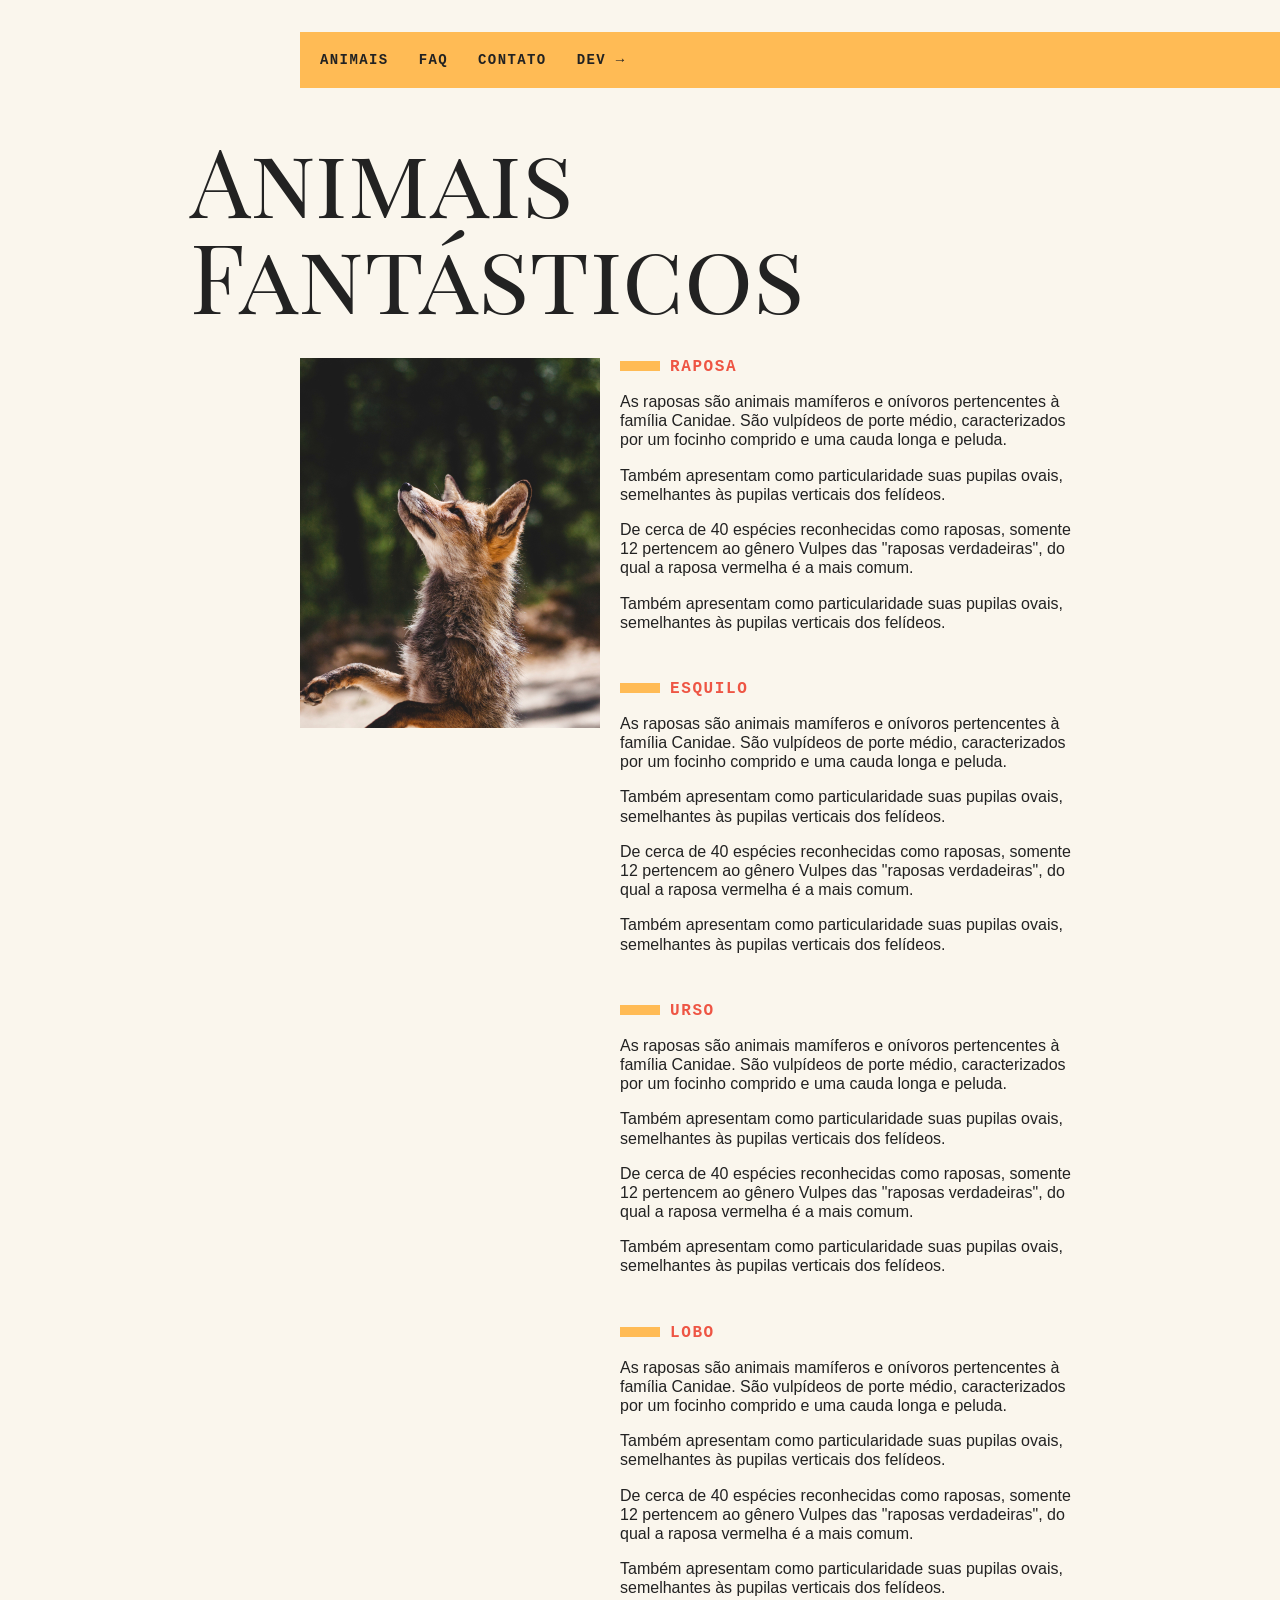
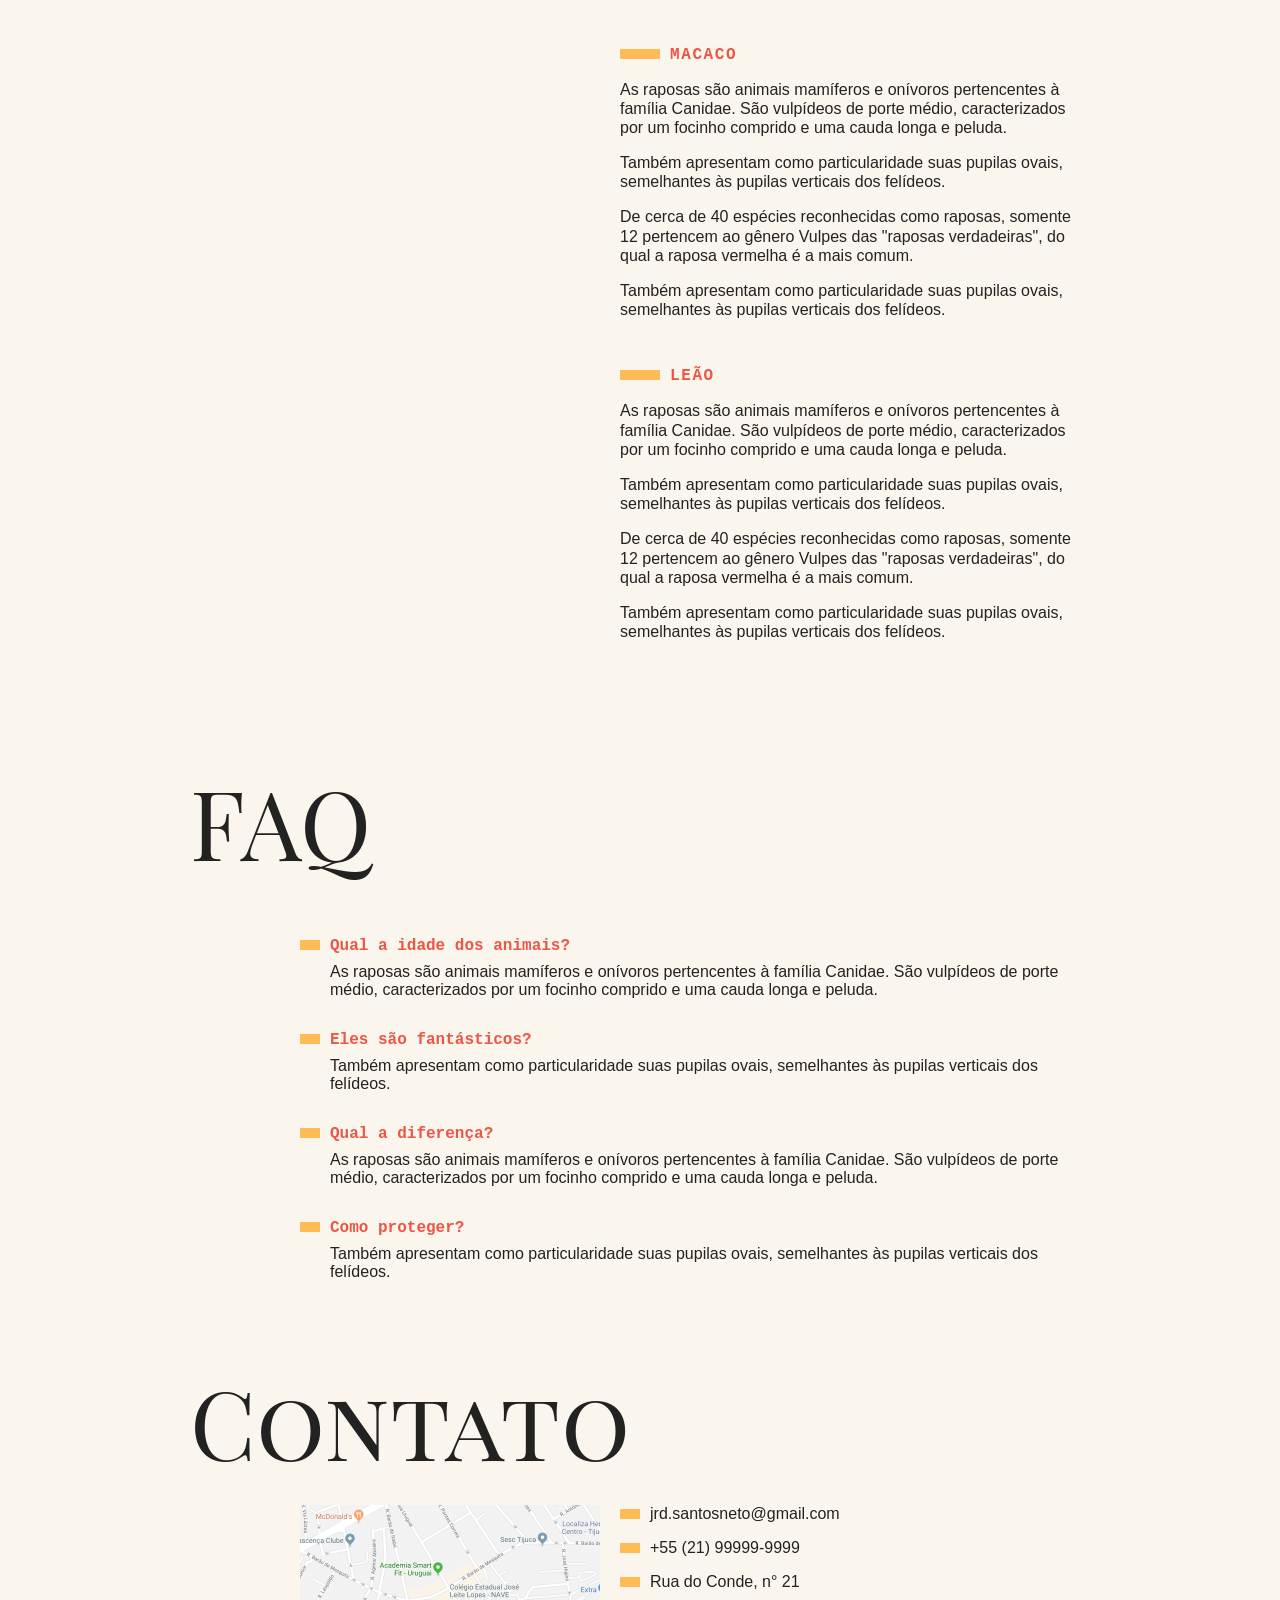
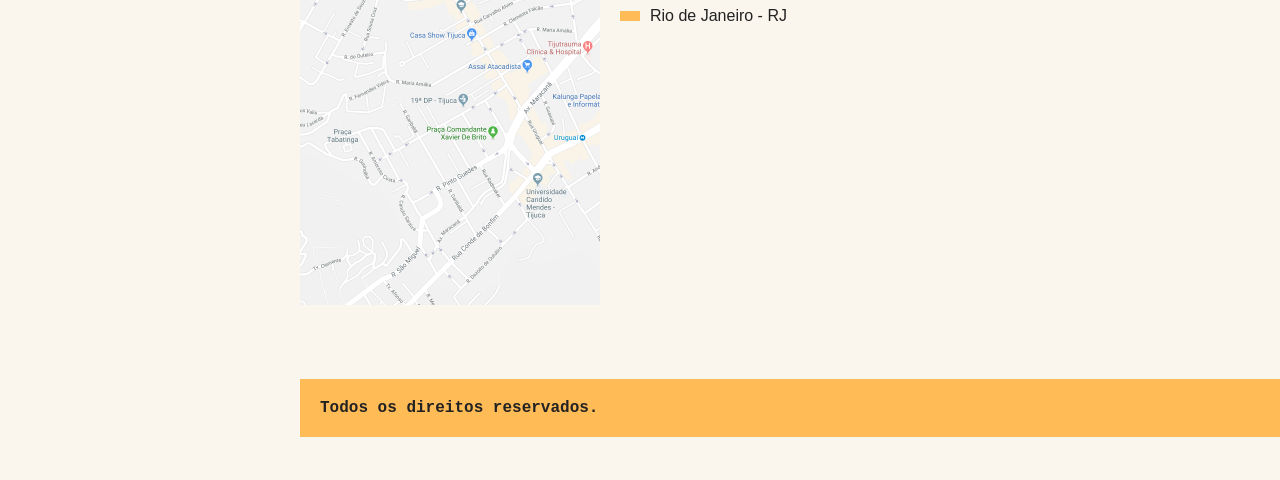
<file: dom-basics/04-foreach-and-arrow-functions/index.html>
<!DOCTYPE html>
<html lang="pt-BR">

<head>
  <meta charset="UTF-8">
  <meta name="viewport" content="width=device-width, initial-scale=1.0">
  <link rel="preconnect" href="https://fonts.googleapis.com">
  <link rel="preconnect" href="https://fonts.gstatic.com" crossorigin>
  <link
    href="https://fonts.googleapis.com/css2?family=Playfair+Display+SC&family=Playfair+Display:ital@0;1&display=swap"
    rel="stylesheet">
  <link rel="stylesheet" href="./css/style.css">
  <title>Animais Fantásticos</title>
</head>

<body>
  <nav class="menu">
    <ul>
      <li><a href="#animais">Animais</a></li>
      <li><a href="#faq">Faq</a></li>
      <li><a href="#contato">Contato</a></li>
      <li><a href="https://jrs-neto.github.io/portfolio/">Dev →</a></li>
    </ul>
  </nav>
  <section class="grid-section animais" id="animais">
    <h1 class="titulo">Animais Fantásticos</h1>
    <ul class="animais-lista">
      <li>
        <img src="./img/imagem1.jpg">
      </li>
      <li>
        <img src="./img/imagem2.jpg">
      </li>
      <li>
        <img src="./img/imagem3.jpg">
      </li>
      <li>
        <img src="./img/imagem4.jpg">
      </li>
      <li>
        <img src="./img/imagem5.jpg">
      </li>
      <li>
        <img src="./img/imagem6.jpg">
      </li>
    </ul>

    <div class="animais-descricao">
      <section>
        <h2>Raposa</h2>
        <p>As raposas são animais mamíferos e onívoros pertencentes à família Canidae. São vulpídeos de porte médio,
          caracterizados por um focinho comprido e uma cauda longa e peluda.</p>
        <p>Também apresentam como particularidade suas pupilas ovais, semelhantes às pupilas verticais dos felídeos.</p>
        <p>De cerca de 40 espécies reconhecidas como raposas, somente 12 pertencem ao gênero Vulpes das "raposas
          verdadeiras", do qual a raposa vermelha é a mais comum.</p>
        <p>Também apresentam como particularidade suas pupilas ovais, semelhantes às pupilas verticais dos felídeos.</p>
      </section>

      <section>
        <h2>Esquilo</h2>
        <p>As raposas são animais mamíferos e onívoros pertencentes à família Canidae. São vulpídeos de porte médio,
          caracterizados por um focinho comprido e uma cauda longa e peluda.</p>
        <p>Também apresentam como particularidade suas pupilas ovais, semelhantes às pupilas verticais dos felídeos.</p>
        <p>De cerca de 40 espécies reconhecidas como raposas, somente 12 pertencem ao gênero Vulpes das "raposas
          verdadeiras", do qual a raposa vermelha é a mais comum.</p>
        <p>Também apresentam como particularidade suas pupilas ovais, semelhantes às pupilas verticais dos felídeos.</p>
      </section>

      <section>
        <h2>Urso</h2>
        <p>As raposas são animais mamíferos e onívoros pertencentes à família Canidae. São vulpídeos de porte médio,
          caracterizados por um focinho comprido e uma cauda longa e peluda.</p>
        <p>Também apresentam como particularidade suas pupilas ovais, semelhantes às pupilas verticais dos felídeos.</p>
        <p>De cerca de 40 espécies reconhecidas como raposas, somente 12 pertencem ao gênero Vulpes das "raposas
          verdadeiras", do qual a raposa vermelha é a mais comum.</p>
        <p>Também apresentam como particularidade suas pupilas ovais, semelhantes às pupilas verticais dos felídeos.</p>
      </section>

      <section>
        <h2>Lobo</h2>
        <p>As raposas são animais mamíferos e onívoros pertencentes à família Canidae. São vulpídeos de porte médio,
          caracterizados por um focinho comprido e uma cauda longa e peluda.</p>
        <p>Também apresentam como particularidade suas pupilas ovais, semelhantes às pupilas verticais dos felídeos.</p>
        <p>De cerca de 40 espécies reconhecidas como raposas, somente 12 pertencem ao gênero Vulpes das "raposas
          verdadeiras", do qual a raposa vermelha é a mais comum.</p>
        <p>Também apresentam como particularidade suas pupilas ovais, semelhantes às pupilas verticais dos felídeos.</p>
      </section>

      <section>
        <h2>Macaco</h2>
        <p>As raposas são animais mamíferos e onívoros pertencentes à família Canidae. São vulpídeos de porte médio,
          caracterizados por um focinho comprido e uma cauda longa e peluda.</p>
        <p>Também apresentam como particularidade suas pupilas ovais, semelhantes às pupilas verticais dos felídeos.</p>
        <p>De cerca de 40 espécies reconhecidas como raposas, somente 12 pertencem ao gênero Vulpes das "raposas
          verdadeiras", do qual a raposa vermelha é a mais comum.</p>
        <p>Também apresentam como particularidade suas pupilas ovais, semelhantes às pupilas verticais dos felídeos.</p>
      </section>

      <section>
        <h2>Leão</h2>
        <p>As raposas são animais mamíferos e onívoros pertencentes à família Canidae. São vulpídeos de porte médio,
          caracterizados por um focinho comprido e uma cauda longa e peluda.</p>
        <p>Também apresentam como particularidade suas pupilas ovais, semelhantes às pupilas verticais dos felídeos.</p>
        <p>De cerca de 40 espécies reconhecidas como raposas, somente 12 pertencem ao gênero Vulpes das "raposas
          verdadeiras", do qual a raposa vermelha é a mais comum.</p>
        <p>Também apresentam como particularidade suas pupilas ovais, semelhantes às pupilas verticais dos felídeos.</p>
      </section>
    </div>
  </section>
  <section class="grid-section faq" id="faq">
    <h1 class="titulo">FAQ</h1>
    <dl class="faq-lista">
      <dt>Qual a idade dos animais?</dt>
      <dd>As raposas são animais mamíferos e onívoros pertencentes à família Canidae. São vulpídeos de porte médio,
        caracterizados por um focinho comprido e uma cauda longa e peluda.
      </dd>
      <dt>Eles são fantásticos?</dt>
      <dd>Também apresentam como particularidade suas pupilas ovais, semelhantes às pupilas verticais dos felídeos.</dd>
      <dt>Qual a diferença?</dt>
      <dd>As raposas são animais mamíferos e onívoros pertencentes à família Canidae. São vulpídeos de porte médio,
        caracterizados por um focinho comprido e uma cauda longa e peluda.
      </dd>
      <dt>Como proteger?</dt>
      <dd>Também apresentam como particularidade suas pupilas ovais, semelhantes às pupilas verticais dos felídeos.</dd>
    </dl>
  </section>

  <section class="grid-section contato" id="contato">
    <h1 class="titulo">Contato</h1>
    <div class="mapa">
      <img src="./img/mapa.png">
    </div>
    <ul class="dados">
      <li>jrd.santosneto@gmail.com</li>
      <li>+55 (21) 99999-9999</li>
      <li>Rua do Conde, n° 21</li>
      <li>Rio de Janeiro - RJ</li>
    </ul>
  </section>

  <footer class="copy">
    <p>Todos os direitos reservados.</p>
  </footer>

  <script src="./script.js"></script>
</body>

</html>
</file>
<file: dom-basics/04-foreach-and-arrow-functions/css/style.css>
body, h1, h2, ul, li, p, dd, dt, dl {
  margin: 0px;
  padding: 0px;
}

img {
  display: block;
  max-width: 100%;
}

ul {
  list-style: none;
}

body {
  background: #faf6ed;
  color: #222;
  -webkit-font-smoothing: antialiased;
  display: grid;
  grid-template-columns: 1fr 120px minmax(300px, 800px) 1fr;
}

.menu {
  grid-column: 3 / 5;
  margin-top: 2rem;
  margin-bottom: 2rem;
  background: #FB5;
}

.menu ul {
  display: flex;
  flex-wrap: wrap;
  padding: 10px;
}

.menu li a {
  display: block;
  padding: 10px;
  margin-right: 10px;
  color: #222;
  text-decoration: none;
  font-family: 'IBM Plex Mono', monospace;
  font-weight: bold;
  text-transform: uppercase;
  font-size: 0.875rem;
  letter-spacing: .1em;
}

.grid-section {
  grid-column: 2 / 4;
  width: 100%;
  box-sizing: border-box;
  padding: 10px;
  display: grid;
  grid-template-columns: 90px 300px 1fr;
  grid-gap: 20px;
  margin-bottom: 4rem;
}

.titulo {
  font-family: 'Playfair Display SC', georgia;
  font-size: 6rem;
  line-height: 1;
  font-weight: 400;
  margin-bottom: 1rem;
  grid-column: 1 / 4;
}

.animais h2 {
  font-family: 'IBM Plex Mono', monospace;
  font-size: 1rem;
  text-transform: uppercase;
  letter-spacing: .1em;
  margin-bottom: 1rem;
  color: #E54;
}

.animais h2::before {
  content: '';
  display: inline-block;
  width: 40px;
  height: 10px;
  margin-right: 10px;
  background: #FB5;
}

.animais p {
  font-family: Helvetica, Arial;
  line-height: 1.2;
  margin-bottom: 1rem;
}

.animais-lista {
  height: 370px;
  overflow-y: scroll;
  grid-column: 2;
}

.animais-lista::-webkit-scrollbar {
  width: 18px;
}

.animais-lista::-webkit-scrollbar-thumb {
  background: #FB5;
  border-left: 4px solid #faf6ed;
  border-right: 4px solid #faf6ed;
}

.animais-lista::-webkit-scrollbar-track {
  background: #faf6ed;
}

.animais-descricao {
  grid-column: 3;
}

.animais-descricao section {
  margin-bottom: 3rem;
}

.faq-lista {
  grid-column: 2 / 4;
}

.faq-lista dt {
  font-family: 'IBM Plex Mono', monospace;
  font-weight: bold;
  margin-top: 2rem;
  margin-bottom: .5rem;
  color: #E54;
}

.faq-lista dt::before {
  content: '';
  display: inline-block;
  width: 20px;
  height: 10px;
  margin-right: 10px;
  background: #FB5;
}

.faq-lista dd {
  font-family: Helvetica, Arial;
  margin-bottom: .5rem;
  margin-left: 30px;
}

.mapa {
  grid-column: 2;
}

.dados {
  grid-column: 3;
}

.dados li {
  margin-bottom: 1rem;
  font-family: Helvetica, Arial;
}

.dados li::before {
  content: '';
  display: inline-block;
  width: 20px;
  height: 10px;
  margin-right: 10px;
  background: #FB5;
}

.copy {
  grid-column: 3 / 5;
  margin-bottom: 2rem;
  background: #FB5;
}

.copy p {
  padding: 20px;
  font-family: 'IBM Plex Mono', monospace;
  font-weight: bold;
}

@media (max-width: 700px) {
  body {
    grid-template-columns: 1fr;
  }
  .menu, .grid-section, .copy {
    grid-column: 1;
  }
  .grid-section {
    grid-template-columns: 100px 1fr;
    grid-gap: 10px;
  }
  .animais-lista {
    grid-column: 1;
  }
  .faq-lista, .dados, .mapa {
    grid-column: 1 / 3;
  }
  .grid-section h1 {
    font-size: 3rem;
  }
  .menu {
    margin-top: 0px;
  }
  .copy {
    margin-bottom: 0px;
  }
}
</file>
